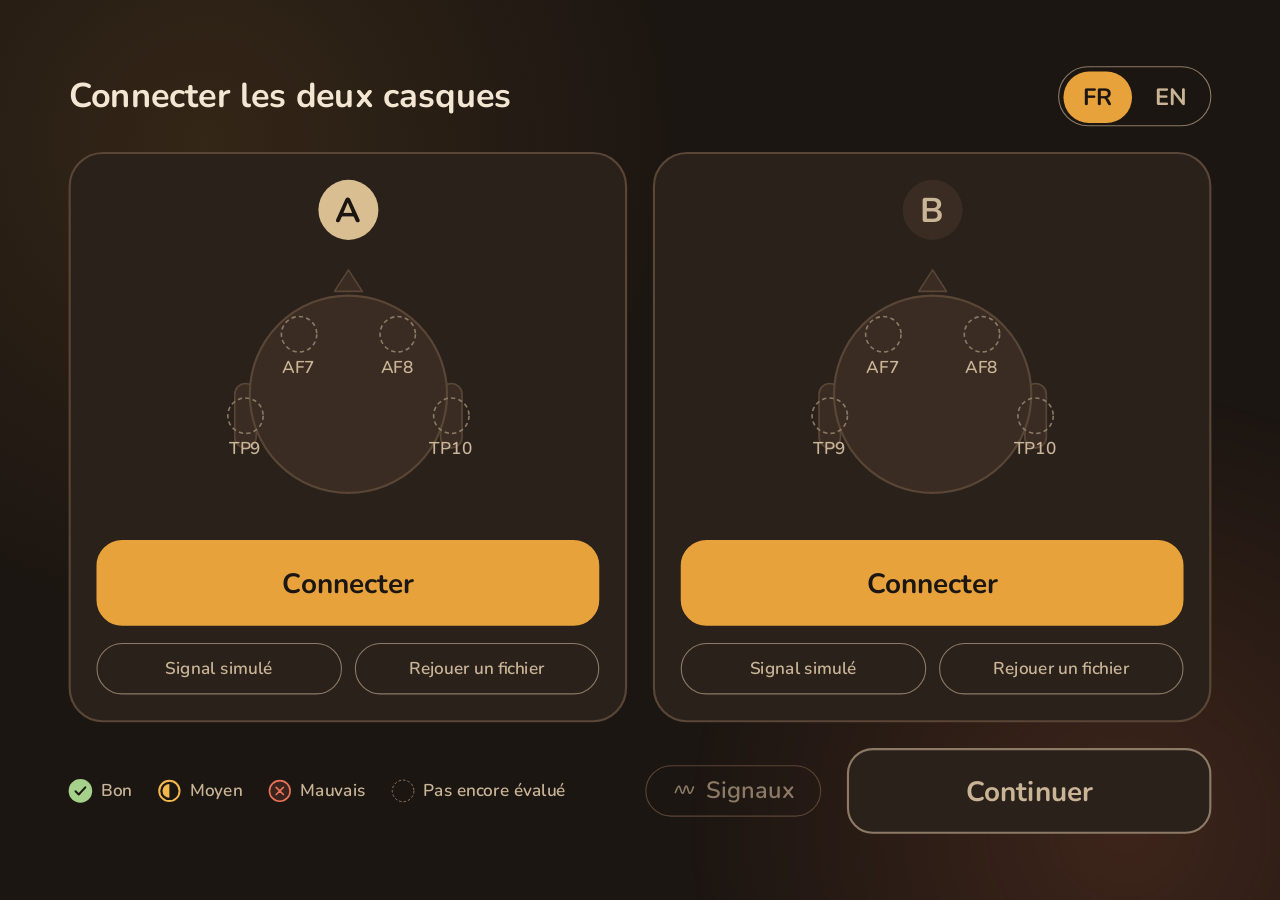
<file: index.html>
<!doctype html>
<html lang="fr">
  <head>
    <meta charset="UTF-8" />
    <meta name="viewport" content="width=device-width, initial-scale=1.0, viewport-fit=cover" />
    <meta name="theme-color" content="#1c1612" />
    <link rel="manifest" href="./manifest.webmanifest" />
    <title>WebDyad</title>
    <script type="module" crossorigin src="./assets/main-CEogqJrQ.js"></script>
    <link rel="modulepreload" crossorigin href="./assets/dyad-session--C4VgQHw.js">
    <link rel="modulepreload" crossorigin href="./assets/pipeline-BJEHQZFC.js">
    <link rel="modulepreload" crossorigin href="./assets/preload-helper-nQ8mCpAK.js">
    <link rel="stylesheet" crossorigin href="./assets/main-ORRiIa0P.css">
  </head>
  <body>
    <!-- The screens sit above the canvas of the engine, which the engine adds to the body. -->
    <div id="screens">
      <div id="catcher" hidden></div>
      <div id="stage"></div>
    </div>
  </body>
</html>
</file>
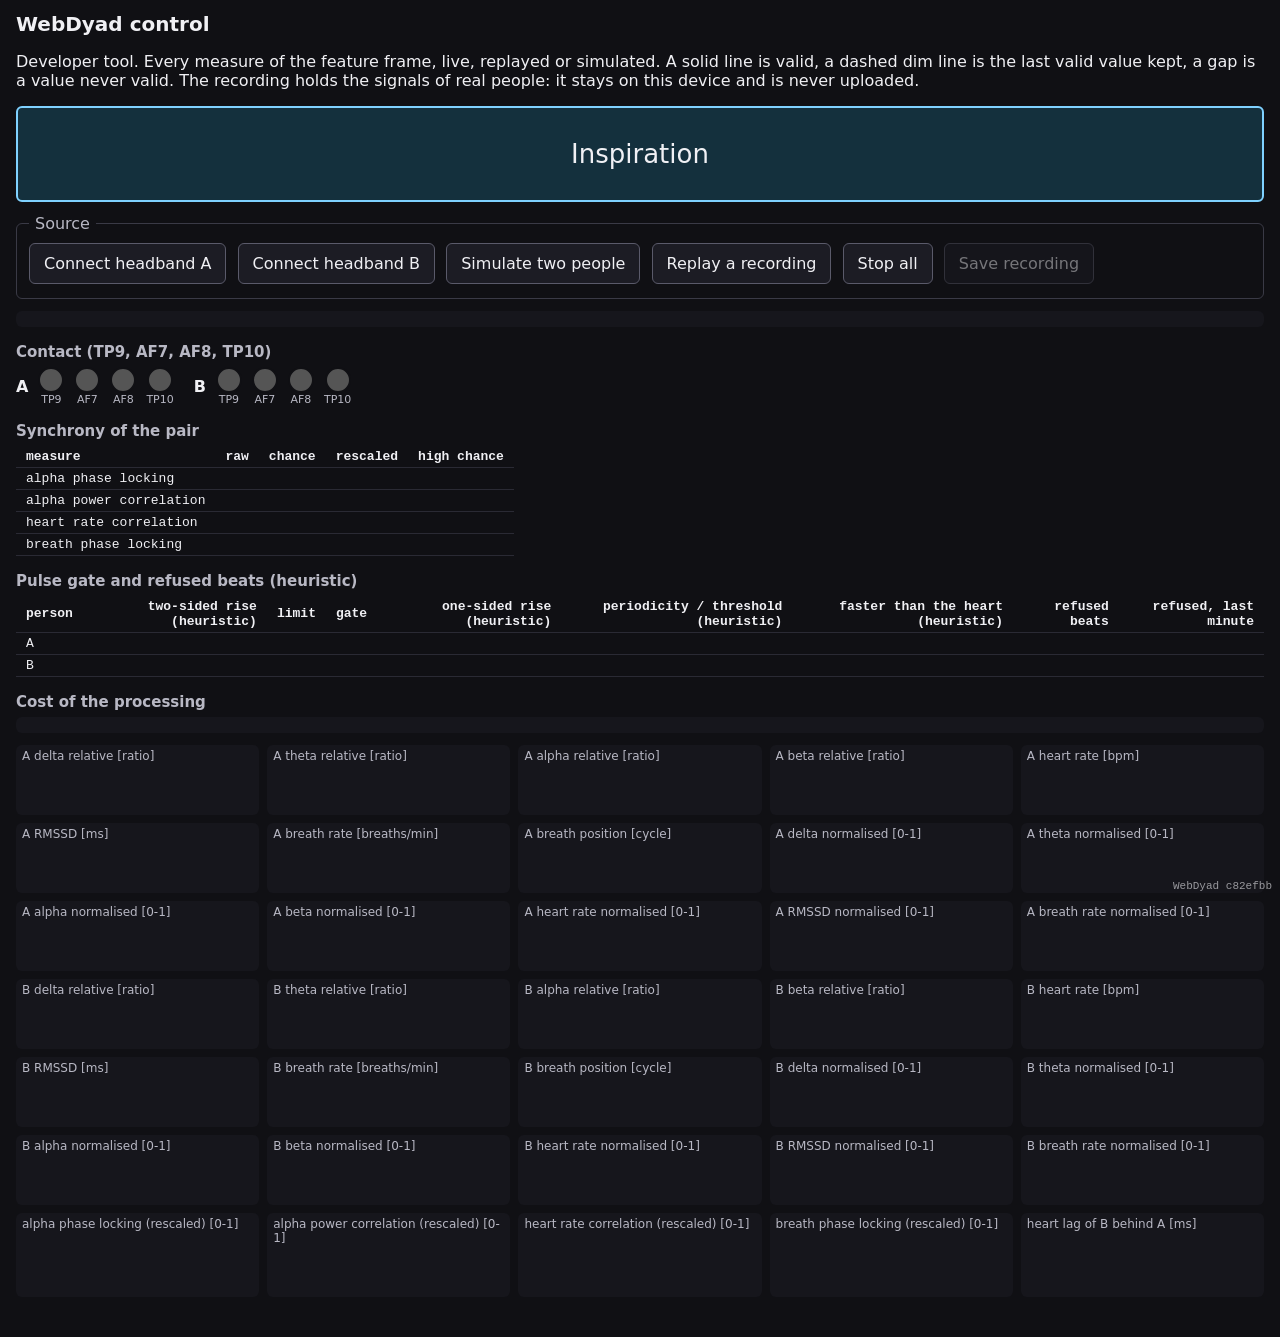
<file: control.html>
<!doctype html>
<html lang="en">
  <head>
    <meta charset="UTF-8" />
    <meta name="viewport" content="width=device-width, initial-scale=1.0" />
    <title>WebDyad control</title>
    <style>body{color:#f0f0f4;background:#101014;margin:0;font-family:system-ui,sans-serif}main{padding:12px 16px 40px}h1{margin:0 0 8px;font-size:20px}h2{color:#b8b8c4;margin:16px 0 6px;font-size:15px}fieldset{border:1px solid #3a3a46;border-radius:6px;margin:0 0 12px}legend{color:#b8b8c4;padding:0 6px}button,label.file{font:inherit;color:inherit;cursor:pointer;background:#1c1c24;border:1px solid #5a5a6a;border-radius:6px;margin:4px 6px 4px 0;padding:10px 14px;display:inline-block}button:disabled{opacity:.45;cursor:default}input[type=file]{display:none}#inspiration{touch-action:manipulation;-webkit-user-select:none;user-select:none;background:#14303d;border:2px solid #7fd1ff;width:100%;min-height:96px;margin:0 0 12px;font-size:26px;display:block}#inspiration.flash{background:#2c6a85}pre{white-space:pre-wrap;background:#16161c;border-radius:6px;margin:0 0 12px;padding:8px;font:12px ui-monospace,monospace;overflow-x:auto}#contact{flex-wrap:wrap;gap:20px;margin-bottom:8px;display:flex}.person-dots{align-items:center;gap:10px;display:flex}.dot{color:#b8b8c4;flex-direction:column;align-items:center;font-size:11px;display:inline-flex}.dot i{background:#555;border:2px solid #101014;border-radius:50%;width:22px;height:22px;display:block}.dot i[data-level=good]{background:#4cd27a}.dot i[data-level=fair]{background:#f0b84c}.dot i[data-level=poor]{background:#e0605a}table{border-collapse:collapse;margin-bottom:8px;font:13px ui-monospace,monospace}th,td{text-align:right;border-bottom:1px solid #2a2a34;padding:3px 10px}th:first-child,td:first-child{text-align:left}#traces{grid-template-columns:repeat(auto-fill,minmax(240px,1fr));gap:8px;display:grid}.trace{background:#16161c;border-radius:6px;padding:4px 6px}.trace header{color:#b8b8c4;justify-content:space-between;font-size:12px;display:flex}.trace canvas{width:100%;height:48px;display:block}#commit{opacity:.6;font:11px ui-monospace,monospace;position:fixed;bottom:8px;right:8px}@media (orientation:portrait){#traces{grid-template-columns:repeat(auto-fill,minmax(200px,1fr))}}</style>
    <script type="module" crossorigin src="./assets/control-CykJOnr4.js"></script>
    <link rel="modulepreload" crossorigin href="./assets/dyad-session--C4VgQHw.js">
    <link rel="modulepreload" crossorigin href="./assets/pipeline-BJEHQZFC.js">
    <link rel="modulepreload" crossorigin href="./assets/recording-file-osyD-ERU.js">
  </head>
  <body>
    <main>
      <h1>WebDyad control</h1>
      <p>
        Developer tool. Every measure of the feature frame, live, replayed or simulated. A solid
        line is valid, a dashed dim line is the last valid value kept, a gap is a value never valid.
        The recording holds the signals of real people: it stays on this device and is never
        uploaded.
      </p>

      <button id="inspiration" type="button">Inspiration</button>

      <fieldset>
        <legend>Source</legend>
        <button id="connect-a" type="button">Connect headband A</button>
        <button id="connect-b" type="button">Connect headband B</button>
        <button id="simulate" type="button">Simulate two people</button>
        <label class="file" for="replay-file">Replay a recording</label>
        <input id="replay-file" type="file" accept=".jsonl,.txt,application/json,text/plain" />
        <button id="stop" type="button">Stop all</button>
        <button id="save-recording" type="button" disabled>Save recording</button>
      </fieldset>

      <pre id="notice"></pre>

      <h2>Contact (TP9, AF7, AF8, TP10)</h2>
      <div id="contact"></div>

      <h2>Synchrony of the pair</h2>
      <table id="sync"></table>

      <h2>Pulse gate and refused beats (heuristic)</h2>
      <table id="gate"></table>

      <h2>Cost of the processing</h2>
      <pre id="cost"></pre>

      <div id="traces"></div>
    </main>
    <div id="commit"></div>
  </body>
</html>
</file>
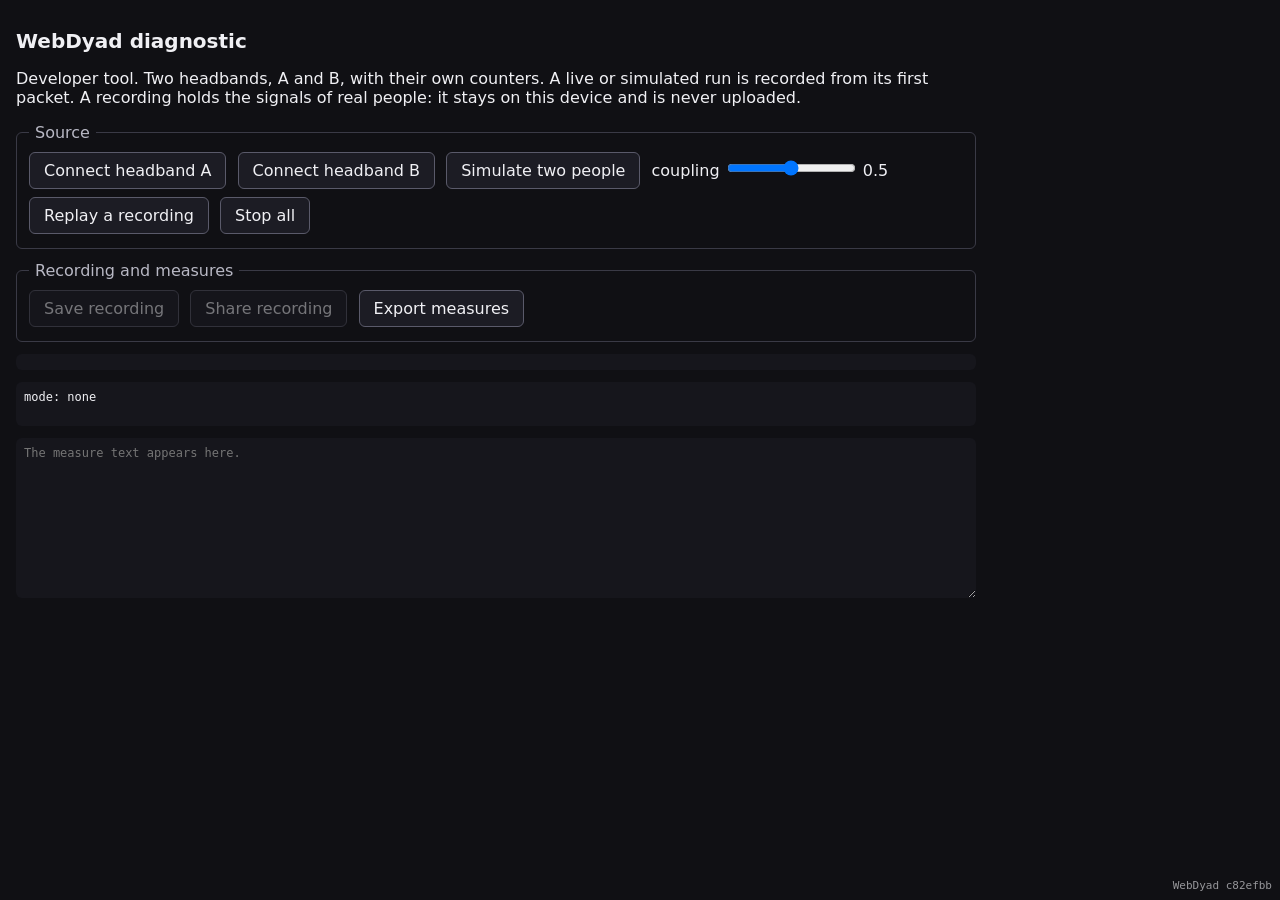
<file: diagnostic.html>
<!doctype html>
<html lang="en">
  <head>
    <meta charset="UTF-8" />
    <meta name="viewport" content="width=device-width, initial-scale=1.0" />
    <title>WebDyad diagnostic</title>
    <style>body{color:#f0f0f4;background:#101014;margin:0;font-family:system-ui,sans-serif}main{max-width:960px;padding:16px}h1{font-size:20px}fieldset{border:1px solid #3a3a46;border-radius:6px;margin:0 0 12px}legend{color:#b8b8c4;padding:0 6px}button,label.file{font:inherit;color:inherit;cursor:pointer;background:#1c1c24;border:1px solid #5a5a6a;border-radius:6px;margin:4px 6px 4px 0;padding:8px 14px;display:inline-block}button:disabled{opacity:.45;cursor:default}input[type=file]{display:none}pre,textarea{white-space:pre-wrap;color:inherit;box-sizing:border-box;background:#16161c;border:0;border-radius:6px;width:100%;padding:8px;font:12px ui-monospace,monospace;overflow-x:auto}textarea{height:160px}#commit{opacity:.6;font:11px ui-monospace,monospace;position:fixed;bottom:8px;right:8px}</style>
    <script type="module" crossorigin src="./assets/diagnostic-xWdyq5zS.js"></script>
    <link rel="modulepreload" crossorigin href="./assets/dyad-session--C4VgQHw.js">
    <link rel="modulepreload" crossorigin href="./assets/recording-file-osyD-ERU.js">
  </head>
  <body>
    <main>
      <h1>WebDyad diagnostic</h1>
      <p>
        Developer tool. Two headbands, A and B, with their own counters. A live or simulated run is
        recorded from its first packet. A recording holds the signals of real people: it stays on
        this device and is never uploaded.
      </p>

      <fieldset>
        <legend>Source</legend>
        <button id="connect-a" type="button">Connect headband A</button>
        <button id="connect-b" type="button">Connect headband B</button>
        <button id="simulate" type="button">Simulate two people</button>
        <label for="coupling">coupling</label>
        <input id="coupling" type="range" min="0" max="1" step="0.1" value="0.5" />
        <output id="coupling-value">0.5</output>
        <label class="file" for="replay-file">Replay a recording</label>
        <input id="replay-file" type="file" accept=".jsonl,.txt,application/json,text/plain" />
        <button id="stop" type="button">Stop all</button>
      </fieldset>

      <fieldset>
        <legend>Recording and measures</legend>
        <button id="save-recording" type="button" disabled>Save recording</button>
        <button id="share-recording" type="button" disabled>Share recording</button>
        <button id="export" type="button">Export measures</button>
      </fieldset>

      <pre id="notice"></pre>
      <pre id="stats"></pre>
      <textarea id="export-text" readonly placeholder="The measure text appears here."></textarea>
    </main>
    <div id="commit"></div>
  </body>
</html>
</file>
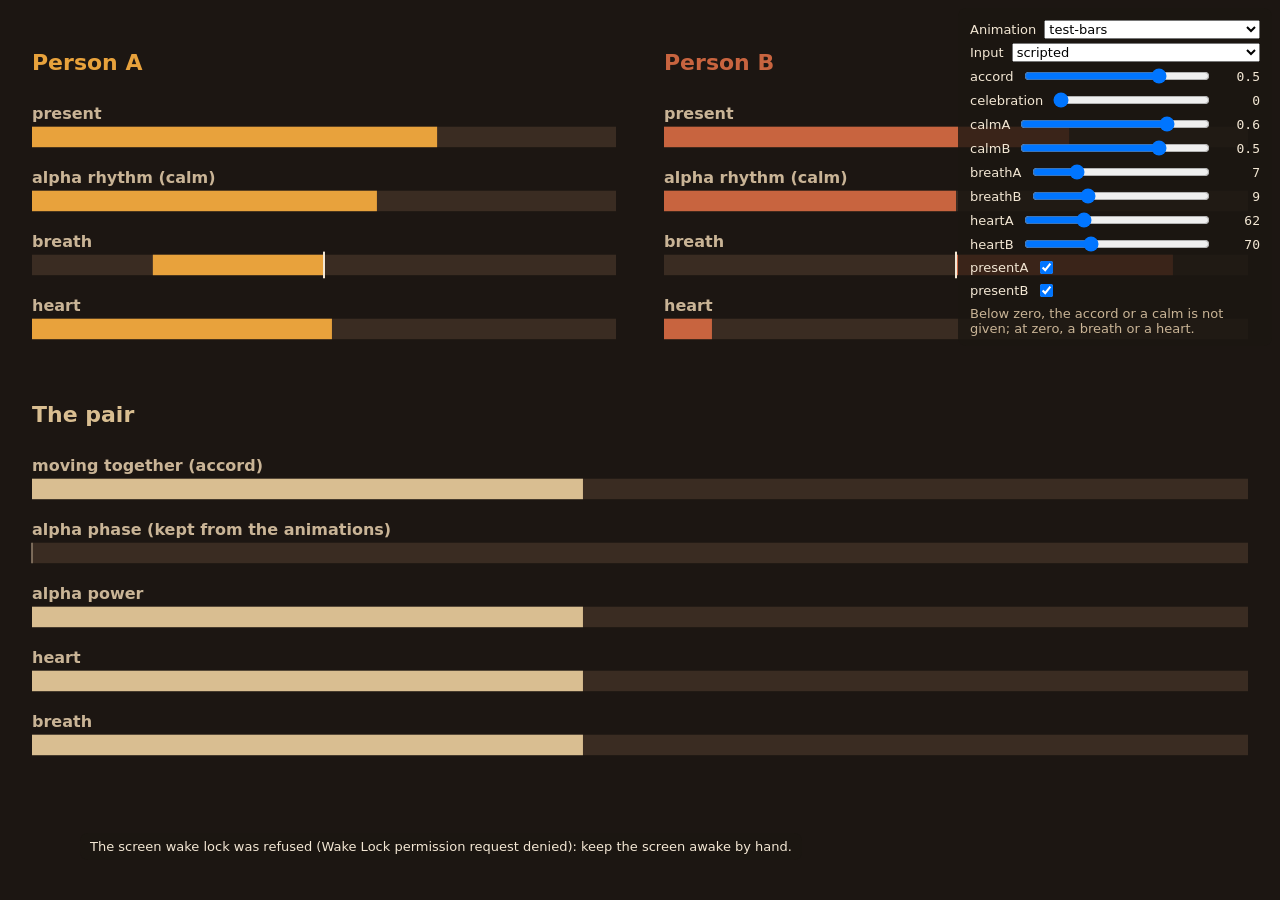
<file: stage.html>
<!doctype html>
<html lang="en">
  <head>
    <meta charset="UTF-8" />
    <meta name="viewport" content="width=device-width, initial-scale=1.0" />
    <title>WebDyad stage</title>
    <style>html,body{color:#f3e7d4;background:#1c1612;height:100%;margin:0;font:13px system-ui,sans-serif;overflow:hidden}#panel,#notice,#result{z-index:10;background:#1c1612d1;border-radius:8px;position:fixed}#panel{width:290px;padding:8px 12px;top:8px;right:8px}#panel label{align-items:center;gap:8px;margin:4px 0;display:flex}#panel input[type=range]{flex:1;min-width:0}#panel output{text-align:right;width:40px;font-family:ui-monospace,monospace}#panel select,#panel input[type=file]{min-width:0;font:inherit;flex:1}#panel p{color:#c9b496;margin:6px 0 2px}#notice{max-width:60%;padding:6px 10px;bottom:40px;left:80px}#notice:empty,#result:empty{display:none}#notice a{color:#e8a23c}#result{white-space:pre;margin:0;padding:6px 10px;font:12px ui-monospace,monospace;top:8px;left:8px}</style>
    <script type="module" crossorigin src="./assets/stage-D5GCdmDz.js"></script>
    <link rel="modulepreload" crossorigin href="./assets/dyad-session--C4VgQHw.js">
    <link rel="modulepreload" crossorigin href="./assets/pipeline-BJEHQZFC.js">
    <link rel="modulepreload" crossorigin href="./assets/preload-helper-nQ8mCpAK.js">
  </head>
  <body>
    <!-- Developer page: one animation on the full window, from the parameters of the address. -->
    <div id="panel"></div>
    <div id="notice"></div>
    <pre id="result"></pre>
  </body>
</html>
</file>
<file: assets/main-ORRiIa0P.css>
@font-face{font-family:Nunito Variable;font-style:normal;font-display:swap;font-weight:200 1000;src:url(./nunito-cyrillic-ext-wght-normal-D4X5GqEv.woff2)format("woff2-variations");unicode-range:U+460-52F,U+1C80-1C8A,U+20B4,U+2DE0-2DFF,U+A640-A69F,U+FE2E-FE2F}@font-face{font-family:Nunito Variable;font-style:normal;font-display:swap;font-weight:200 1000;src:url(./nunito-cyrillic-wght-normal-CY6AOgYE.woff2)format("woff2-variations");unicode-range:U+301,U+400-45F,U+490-491,U+4B0-4B1,U+2116}@font-face{font-family:Nunito Variable;font-style:normal;font-display:swap;font-weight:200 1000;src:url(./nunito-vietnamese-wght-normal-U01xdrZh.woff2)format("woff2-variations");unicode-range:U+102-103,U+110-111,U+128-129,U+168-169,U+1A0-1A1,U+1AF-1B0,U+300-301,U+303-304,U+308-309,U+323,U+329,U+1EA0-1EF9,U+20AB}@font-face{font-family:Nunito Variable;font-style:normal;font-display:swap;font-weight:200 1000;src:url(./nunito-latin-ext-wght-normal-CXYtwYOx.woff2)format("woff2-variations");unicode-range:U+100-2BA,U+2BD-2C5,U+2C7-2CC,U+2CE-2D7,U+2DD-2FF,U+304,U+308,U+329,U+1D00-1DBF,U+1E00-1E9F,U+1EF2-1EFF,U+2020,U+20A0-20AB,U+20AD-20C0,U+2113,U+2C60-2C7F,U+A720-A7FF}@font-face{font-family:Nunito Variable;font-style:normal;font-display:swap;font-weight:200 1000;src:url(./nunito-latin-wght-normal-BzFMHfZw.woff2)format("woff2-variations");unicode-range:U+??,U+131,U+152-153,U+2BB-2BC,U+2C6,U+2DA,U+2DC,U+304,U+308,U+329,U+2000-206F,U+20AC,U+2122,U+2191,U+2193,U+2212,U+2215,U+FEFF,U+FFFD}:root{--color-ground:#1c1612;--color-surface:#2a211b;--color-raised:#3a2c22;--color-line:#5a4636;--color-line-strong:#8c7a66;--color-text:#f3e7d4;--color-text-muted:#c9b496;--color-accent:#e8a23c;--color-accent-2:#d9be91;--color-accent-3:#c8643f;--color-on-accent:#1c1612;--color-quality-good:#a6d18a;--color-quality-fair:#f2b84b;--color-quality-poor:#e9735a;--color-quality-unrated:#8c7a66;--glow-connect-amber:.12;--glow-card-amber:.16;--glow-connect-terracotta:.2;--glow-choose-amber:.11;--glow-choose-terracotta:.18;--band-alpha:.16;--font-family:"Nunito Variable", "Nunito", ui-rounded, "SF Pro Rounded", system-ui, sans-serif;--type-display-size:44px;--type-display-weight:800;--type-title-size:32px;--type-title-weight:700;--type-button-size:26px;--type-button-weight:700;--type-body-size:22px;--type-body-weight:600;--type-caption-size:16px;--type-caption-weight:600;--space-4:4px;--space-8:8px;--space-12:12px;--space-16:16px;--space-24:24px;--space-32:32px;--space-48:48px;--space-64:64px;--radius-sm:16px;--radius-md:24px;--radius-lg:32px;--radius-pill:999px;--stroke-thin:1px;--stroke-default:1.5px;--stroke-strong:2px;--card-width:522px;--card-height:532px;--connect-button-height:80px;--continue-width:340px;--continue-height:80px;--secondary-height:48px;--language-switch-width:143px;--language-switch-height:56px;--language-segment-width:64px;--language-segment-height:48px;--badge-large:56px;--badge-small:40px;--head-large-width:260px;--head-large-height:248px;--head-compact-width:212px;--head-compact-height:200px;--electrode-large:36px;--electrode-compact:22px;--tile-width:200px;--tile-height:219px;--tile-thumb-width:176px;--tile-thumb-height:150px;--overlay-action-width:168px;--overlay-action-height:84px;--overlay-bar-width:715px;--contact-panel-width:659px;--contact-panel-height:275px;--back-button:56px;--icon:32px;--stage-width:1194px;--stage-height:834px;--glow-connect-amber-left:-260px;--glow-connect-amber-top:-320px;--glow-connect-amber-size:900px;--glow-connect-terracotta-left:640px;--glow-connect-terracotta-top:360px;--glow-connect-terracotta-size:820px;--glow-choose-amber-left:-300px;--glow-choose-amber-top:-340px;--glow-choose-amber-size:900px;--glow-choose-terracotta-left:700px;--glow-choose-terracotta-top:420px;--glow-choose-terracotta-size:800px;--glow-card-top:-20px;--glow-card-size:520px}html,body{background:var(--color-ground);height:100%;color:var(--color-text);font-family:var(--font-family);font-size:var(--type-body-size);font-weight:var(--type-body-weight);-webkit-font-smoothing:antialiased;-webkit-tap-highlight-color:transparent;-webkit-user-select:none;user-select:none;touch-action:manipulation;margin:0;overflow:hidden}[hidden]{display:none!important}button{font:inherit;color:inherit;cursor:pointer;touch-action:manipulation;background:0 0;border:none;margin:0;padding:0}button:focus-visible{outline:var(--stroke-strong) solid var(--color-accent);outline-offset:var(--space-4)}#screens{z-index:10;pointer-events:none;position:fixed;inset:0}#catcher{pointer-events:auto;position:absolute;inset:0}#stage{width:var(--stage-width);height:var(--stage-height);transform-origin:0 0;position:absolute;top:0;left:0}.screen{box-sizing:border-box;pointer-events:auto;position:absolute;inset:0}.screen-title{font-size:var(--type-title-size);font-weight:var(--type-title-weight);line-height:calc(var(--space-48) - var(--space-4));color:var(--color-text);white-space:nowrap;margin:0}.glow{z-index:-1;pointer-events:none;border-radius:50%;position:absolute}.glow-connect-amber{left:var(--glow-connect-amber-left);top:var(--glow-connect-amber-top);width:var(--glow-connect-amber-size);height:var(--glow-connect-amber-size);background:radial-gradient(closest-side, color-mix(in srgb, var(--color-accent) calc(var(--glow-connect-amber) * 100%), transparent), transparent)}.glow-connect-terracotta{left:var(--glow-connect-terracotta-left);top:var(--glow-connect-terracotta-top);width:var(--glow-connect-terracotta-size);height:var(--glow-connect-terracotta-size);background:radial-gradient(closest-side, color-mix(in srgb, var(--color-accent-3) calc(var(--glow-connect-terracotta) * 100%), transparent), transparent)}.glow-choose-amber{left:var(--glow-choose-amber-left);top:var(--glow-choose-amber-top);width:var(--glow-choose-amber-size);height:var(--glow-choose-amber-size);background:radial-gradient(closest-side, color-mix(in srgb, var(--color-accent) calc(var(--glow-choose-amber) * 100%), transparent), transparent)}.glow-choose-terracotta{left:var(--glow-choose-terracotta-left);top:var(--glow-choose-terracotta-top);width:var(--glow-choose-terracotta-size);height:var(--glow-choose-terracotta-size);background:radial-gradient(closest-side, color-mix(in srgb, var(--color-accent-3) calc(var(--glow-choose-terracotta) * 100%), transparent), transparent)}.screen-connect{grid-template-columns:1fr auto;grid-template-rows:var(--language-switch-height) var(--card-height) var(--continue-height);align-content:center;align-items:center;column-gap:var(--space-24);row-gap:var(--space-24);padding:0 var(--space-64);display:grid}.connect-title{position:relative}.language-switch{justify-self:end;gap:var(--space-4);box-sizing:border-box;width:var(--language-switch-width);height:var(--language-switch-height);padding:var(--space-4);border:var(--stroke-default) solid var(--color-line-strong);border-radius:var(--radius-pill);display:flex;position:relative}.language-segment{width:var(--language-segment-width);height:var(--language-segment-height);border-radius:var(--radius-pill);font-size:var(--type-body-size);font-weight:var(--type-button-weight);color:var(--color-text-muted)}.language-segment.is-on{background:var(--color-accent);color:var(--color-on-accent)}.people{gap:var(--space-24);height:var(--card-height);grid-column:1/-1;display:flex}.card{align-items:center;gap:var(--space-16);box-sizing:border-box;height:100%;padding:var(--space-24);background:var(--color-surface);border:var(--stroke-strong) solid var(--color-line);border-radius:var(--radius-lg);isolation:isolate;flex-direction:column;flex:1 1 0;display:flex;position:relative;overflow:hidden}.card.is-active{border-color:var(--color-accent-2)}.card-glow{left:0;top:var(--glow-card-top);width:var(--glow-card-size);height:var(--glow-card-size);z-index:-1;pointer-events:none;opacity:0;background:radial-gradient(closest-side, color-mix(in srgb, var(--person-color) calc(var(--glow-card-amber) * 100%), transparent), transparent);border-radius:50%;position:absolute}.card-a{--person-color:var(--color-accent)}.card-b{--person-color:var(--color-accent-3)}.card.is-active .card-glow{opacity:1}.badge{width:var(--badge-large);height:var(--badge-large);border-radius:var(--radius-pill);font-size:var(--type-title-size);font-weight:var(--type-title-weight);background:var(--color-accent-2);color:var(--color-on-accent);flex:none;justify-content:center;align-items:center;display:flex;position:relative}.card .badge-b{background:var(--color-raised);color:var(--color-text-muted)}.badge-small{width:var(--badge-small);height:var(--badge-small);font-size:var(--type-body-size);font-weight:var(--type-button-weight)}.card-head{flex:none}.card-main{justify-content:center;align-items:center;gap:var(--space-16);box-sizing:border-box;width:100%;height:var(--connect-button-height);border:var(--stroke-strong) solid var(--color-accent);border-radius:var(--radius-md);background:var(--color-accent);color:var(--color-on-accent);font-size:var(--type-button-size);font-weight:var(--type-button-weight);flex:none;display:flex;position:relative}.card[data-look=connected] .card-main{background:var(--color-raised);border-color:var(--color-accent-2);color:var(--color-accent-2);cursor:default}.card[data-look=outlined] .card-main{background:var(--color-surface);border-color:var(--color-accent-2);color:var(--color-text);cursor:default}.card-actions{justify-content:center;gap:var(--space-12);width:100%;height:var(--secondary-height);flex:none;display:flex;position:relative}.secondary{height:var(--secondary-height);box-sizing:border-box;border:var(--stroke-default) solid var(--color-line-strong);border-radius:var(--radius-pill);font-size:var(--type-caption-size);font-weight:var(--type-caption-weight);color:var(--color-text-muted);flex:1 1 0}.card-stop{min-width:var(--space-64);height:var(--secondary-height);padding:0 var(--space-16);font-size:var(--type-body-size);font-weight:var(--type-body-weight);color:var(--color-text-muted);text-decoration:underline;text-decoration-thickness:var(--stroke-default);text-underline-offset:var(--space-4)}.card-message{left:var(--space-24);right:var(--space-24);bottom:calc(var(--space-24) + var(--secondary-height) + var(--space-16) + var(--connect-button-height) + var(--space-12));text-align:center;font-size:var(--type-caption-size);font-weight:var(--type-caption-weight);line-height:calc(var(--space-24) - var(--space-4) / 2);color:var(--color-quality-poor);margin:0;position:absolute}.card-message:empty{display:none}.legend{gap:var(--space-24);margin:0;padding:0;list-style:none;display:flex}.legend-item{align-items:center;gap:var(--space-8);font-size:var(--type-caption-size);font-weight:var(--type-caption-weight);color:var(--color-text-muted);white-space:nowrap;display:flex}.continue{box-sizing:border-box;width:var(--continue-width);height:var(--continue-height);border:var(--stroke-strong) solid var(--color-line-strong);border-radius:var(--radius-md);background:var(--color-surface);color:var(--color-text-muted);font-size:var(--type-button-size);font-weight:var(--type-button-weight);justify-self:end}.connect-actions{justify-self:end;align-items:center;gap:var(--space-24);display:flex}.connect-signals{align-items:center;gap:var(--space-8);box-sizing:border-box;height:var(--secondary-height);padding:0 var(--space-24);border:var(--stroke-default) solid var(--color-line-strong);border-radius:var(--radius-pill);font-size:var(--type-body-size);font-weight:var(--type-body-weight);color:var(--color-text-muted);white-space:nowrap;display:flex}.connect-signals:disabled{border-color:var(--color-line);color:var(--color-line-strong);cursor:default}.continue.is-ready{background:var(--color-accent);border-color:var(--color-accent);color:var(--color-on-accent)}.head{position:relative}.head-outline{position:absolute;top:0;left:0;overflow:visible}.head-circle{fill:var(--color-raised);stroke:var(--color-line);stroke-width:var(--stroke-strong)}.head-ear{fill:var(--color-raised);stroke:var(--color-line);stroke-width:var(--stroke-default)}.head-nose{fill:var(--color-raised);stroke:var(--color-line);stroke-width:var(--stroke-default);stroke-linejoin:round}.head .mark{position:absolute}.head-label{font-size:var(--type-caption-size);font-weight:var(--type-caption-weight);line-height:calc(var(--space-24) - var(--space-4) / 2);color:var(--color-text-muted);white-space:nowrap;position:absolute;transform:translate(-50%)}.mark{flex:none;overflow:visible}.mark-good .mark-fill{fill:var(--color-quality-good)}.mark-good .mark-ink{stroke:var(--color-on-accent)}.mark-fair .mark-line{stroke:var(--color-quality-fair)}.mark-fair .mark-fill{fill:var(--color-quality-fair)}.mark-poor .mark-line{stroke:var(--color-quality-poor)}.mark-poor .mark-tint{fill:color-mix(in srgb, var(--color-quality-poor) 15%, transparent)}.mark-unrated .mark-line{stroke:var(--color-quality-unrated)}.screen-choose{--tile-name-line:calc(var(--space-48) - var(--space-8));--tile-description-line:calc(var(--space-24) - var(--space-4));--tile-described-height:calc(var(--space-12) + var(--tile-thumb-height) + var(--tile-name-line) + 3 * var(--tile-description-line) + var(--space-12));gap:var(--space-32);padding:calc(( var(--stage-height) - var(--back-button) - var(--space-32) - 2 * var(--tile-described-height) - var(--space-16) ) / 2) var(--space-64) 0;flex-direction:column;display:flex}.choose-header{align-items:center;gap:var(--space-24);height:var(--back-button);display:flex;position:relative}.back-button{box-sizing:border-box;width:var(--back-button);height:var(--back-button);border:var(--stroke-default) solid var(--color-line-strong);border-radius:var(--radius-sm);background:var(--color-surface);color:var(--color-text);justify-content:center;align-items:center;display:flex}.tile-grid{grid-template-columns:repeat(5, var(--tile-width));grid-auto-rows:var(--tile-described-height);gap:var(--space-16);display:grid;position:relative}.tile{box-sizing:border-box;width:var(--tile-width);height:var(--tile-described-height);padding:calc(var(--space-12) - var(--stroke-default)) 0 0;background:var(--color-surface);border:var(--stroke-default) solid var(--color-line);border-radius:var(--radius-lg);flex-direction:column;align-items:center;display:flex}.tile-thumb{width:var(--tile-thumb-width);height:var(--tile-thumb-height);border-radius:var(--radius-md);background:linear-gradient(var(--color-raised), var(--color-ground));flex:none;display:block}.tile-name{height:var(--tile-name-line);font-size:var(--type-body-size);font-weight:var(--type-body-weight);color:var(--color-text);white-space:nowrap;flex:none;align-items:center;display:flex}.tile-description{-webkit-line-clamp:3;line-clamp:3;box-sizing:border-box;width:100%;padding:0 var(--space-12);font-size:var(--type-caption-size);font-weight:var(--type-caption-weight);line-height:var(--tile-description-line);color:var(--color-text-muted);text-align:center;-webkit-box-orient:vertical;display:-webkit-box;overflow:hidden}.tile:active{background:var(--color-raised);border-color:var(--color-accent);box-shadow:0 0 0 calc(var(--stroke-strong) - var(--stroke-default)) var(--color-accent)}.tile:active .tile-name{color:var(--color-accent)}.choose-empty{color:var(--color-text-muted);margin:0;position:relative}.screen-overlay{justify-content:flex-end;align-items:center;gap:var(--space-16);padding-bottom:var(--space-32);pointer-events:none;flex-direction:column;display:flex}.contact-panel,.overlay-bar{pointer-events:auto;box-sizing:border-box;background:var(--color-surface);border:var(--stroke-default) solid var(--color-line);border-radius:var(--radius-lg)}.contact-panel{gap:var(--space-32);width:var(--contact-panel-width);height:var(--contact-panel-height);padding:var(--space-24);display:flex}.contact-person{align-items:center;gap:var(--space-12);padding:var(--space-12);background:var(--color-raised);border-radius:var(--radius-md);flex:1 1 0;display:flex}.overlay-bar{gap:var(--space-8);width:calc(5 * var(--overlay-action-width) + 6 * var(--space-8) + 2 * var(--stroke-default));padding:var(--space-8);display:flex}.overlay-action{justify-content:center;align-items:center;gap:var(--space-8);box-sizing:border-box;width:var(--overlay-action-width);height:var(--overlay-action-height);border:var(--stroke-strong) solid transparent;border-radius:var(--radius-md);color:var(--color-text);flex-direction:column;display:flex}.overlay-action[aria-disabled=true]{cursor:default}.overlay-action.is-active{background:var(--color-raised);border-color:var(--color-accent);color:var(--color-accent)}.overlay-label{font-size:var(--type-caption-size);font-weight:var(--type-caption-weight);line-height:calc(var(--space-24) - var(--space-4) / 2);white-space:nowrap}.screen-rules{--rules-line:calc(var(--space-24) - var(--space-4) / 2);--overlay-bar-height:calc(var(--overlay-action-height) + 2 * var(--space-8) + 2 * var(--stroke-default));padding-bottom:var(--space-32);pointer-events:none;flex-direction:column;justify-content:flex-end;align-items:center;display:flex}#screens[data-state=overlay] .screen-rules{padding-bottom:calc(var(--space-32) + var(--overlay-bar-height) + var(--space-16))}:root:has(.reconnect-pill:not([hidden])) #screens[data-state=running] .screen-rules{padding-bottom:calc(var(--space-32) + var(--overlay-bar-height) + var(--space-16))}#screens[data-state=overlay]:has(.contact-panel:not([hidden])) .screen-rules{padding-bottom:calc(var(--space-32) + var(--overlay-bar-height) + var(--space-16) + var(--contact-panel-height) + var(--space-16))}.rules-panel{box-sizing:border-box;max-width:calc(var(--stage-width) - 2 * var(--space-64));padding:var(--space-16) var(--space-24);background:var(--color-surface);border:var(--stroke-default) solid var(--color-line);border-radius:var(--radius-lg);pointer-events:none}.rules-title{margin:0 0 var(--space-8);font-size:var(--type-body-size);font-weight:var(--type-button-weight);color:var(--color-text)}.rules-list{column-gap:var(--space-24);row-gap:var(--space-4);font-size:var(--type-caption-size);line-height:var(--rules-line);grid-template-columns:auto auto;margin:0;display:grid}.rules-label{font-weight:var(--type-button-weight);color:var(--color-accent-2);white-space:nowrap}.rules-line{font-weight:var(--type-caption-weight);color:var(--color-text);white-space:nowrap;margin:0}.rules-hint{margin:var(--space-8) 0 0;font-size:var(--type-caption-size);font-weight:var(--type-caption-weight);line-height:var(--rules-line);color:var(--color-text-muted)}#screens[data-state=signals]{background:var(--color-ground)}.screen-signals{--signals-column:526px;--signals-row:34px;--signals-line:423px;--signals-scale-row:22px;--signals-chip-width:96px;--signals-spectrum-height:148px;--signals-tile-heart:216px;--signals-tile-breath:176px;--signals-heart-trace-height:44px;--signals-heart-spectrum-width:192px;--signals-heart-spectrum-height:60px;--signals-breath-width:152px;--signals-breath-height:60px;--signals-movement-height:132px;--filter-switch-width:251px;--filter-switch-height:67px;--filter-segment-width:112px;--filter-segment-height:48px;--signals-caption-line:calc(var(--space-24) - var(--space-4) / 2)}.signals-header{left:var(--space-24);right:var(--space-24);top:var(--space-32);align-items:center;gap:var(--space-24);height:var(--back-button);display:flex;position:absolute}.signals-tools{align-items:center;gap:var(--space-24);margin-left:auto;display:flex}.signals-band{font-size:var(--type-caption-size);font-weight:var(--type-caption-weight);color:var(--color-text-muted);white-space:nowrap}.filter-switch{gap:var(--space-8);box-sizing:border-box;width:var(--filter-switch-width);height:var(--filter-switch-height);padding:var(--space-8);border:var(--stroke-default) solid var(--color-line-strong);border-radius:var(--radius-pill);background:var(--color-surface);display:flex}.filter-segment{width:var(--filter-segment-width);height:var(--filter-segment-height);border-radius:var(--radius-pill);font-size:var(--type-body-size);font-weight:var(--type-body-weight);color:var(--color-text-muted);white-space:nowrap}.filter-segment.is-on{background:var(--color-accent);color:var(--color-on-accent);font-weight:var(--type-button-weight)}.signals-people{left:var(--space-24);right:var(--space-24);top:calc(var(--space-32) + var(--back-button) + var(--space-24));bottom:var(--space-24);gap:var(--space-24);display:flex;position:absolute}.signals-person{box-sizing:border-box;padding:var(--space-16);background:var(--color-surface);border:var(--stroke-default) solid var(--color-line);border-radius:var(--radius-md);flex-direction:column;flex:1 1 0;display:flex}.signals-caption{gap:var(--space-8);font-size:var(--type-caption-size);font-weight:var(--type-caption-weight);line-height:var(--signals-caption-line);color:var(--color-text-muted);white-space:nowrap;display:flex}.signals-person>.signals-caption{margin-top:var(--space-12)}.signals-brain{width:var(--signals-column);margin-top:var(--space-12);justify-content:space-between;display:flex}.signals-chips{gap:var(--space-8);flex-direction:column;display:flex}.signals-chip{align-items:center;gap:var(--space-8);width:var(--signals-chip-width);height:var(--signals-row);font-size:var(--type-caption-size);font-weight:var(--type-caption-weight);color:var(--color-text);display:flex}.signals-mark{width:var(--electrode-compact);height:var(--electrode-compact);display:flex}.signals-traces{width:var(--signals-line);height:calc(4 * var(--signals-row) + 3 * var(--space-8));display:block}.signals-scale{box-sizing:border-box;width:var(--signals-column);height:var(--signals-scale-row);margin-top:var(--space-8);padding-left:calc(var(--signals-column) - var(--signals-line) + var(--space-8));font-size:var(--type-caption-size);font-weight:var(--type-caption-weight);color:var(--color-text-muted);justify-content:space-between;align-items:center;display:flex}.signals-scale-value{padding-left:var(--space-8);border-left:var(--stroke-default) solid var(--color-text-muted);line-height:calc(var(--signals-row) / 2)}.signals-spectrum{width:var(--signals-column);height:var(--signals-spectrum-height);margin-top:var(--space-12);display:block}.signals-tiles{gap:var(--space-8);margin-top:var(--space-8);flex:1;display:flex}.signals-tile{gap:var(--space-4);box-sizing:border-box;padding:var(--space-12);background:var(--color-raised);border-radius:var(--radius-sm);flex-direction:column;display:flex}.signals-tile-heart{width:var(--signals-tile-heart)}.signals-tile-breath{width:var(--signals-tile-breath)}.signals-tile-movement{flex:1}.signals-heart{width:var(--signals-heart-spectrum-width);height:var(--signals-heart-trace-height);display:block}.signals-heart-spectrum{width:var(--signals-heart-spectrum-width);height:var(--signals-heart-spectrum-height);display:block}.signals-breath{width:var(--signals-breath-width);height:var(--signals-breath-height);margin-top:var(--space-4);display:block}.signals-movement{width:100%;height:var(--signals-movement-height);display:block}.signals-number{font-size:var(--type-body-size);font-weight:var(--type-body-weight);line-height:calc(var(--space-24) + var(--space-4));color:var(--color-text);white-space:nowrap}.signals-tile-breath .signals-number{margin-top:var(--space-16)}.reconnect-pill{left:50%;bottom:var(--space-32);align-items:center;gap:var(--space-12);box-sizing:border-box;padding:var(--space-8) var(--space-16) var(--space-8) var(--space-8);pointer-events:auto;background:color-mix(in srgb, var(--color-surface) 95%, transparent);border:var(--stroke-default) solid var(--color-line);border-radius:var(--radius-lg);color:var(--color-text-muted);white-space:nowrap;display:flex;position:absolute;transform:translate(-50%)}.reconnect-pill[hidden]{display:none}.reconnect-pill-text{font-size:var(--type-caption-size);font-weight:var(--type-caption-weight)}
</file>
